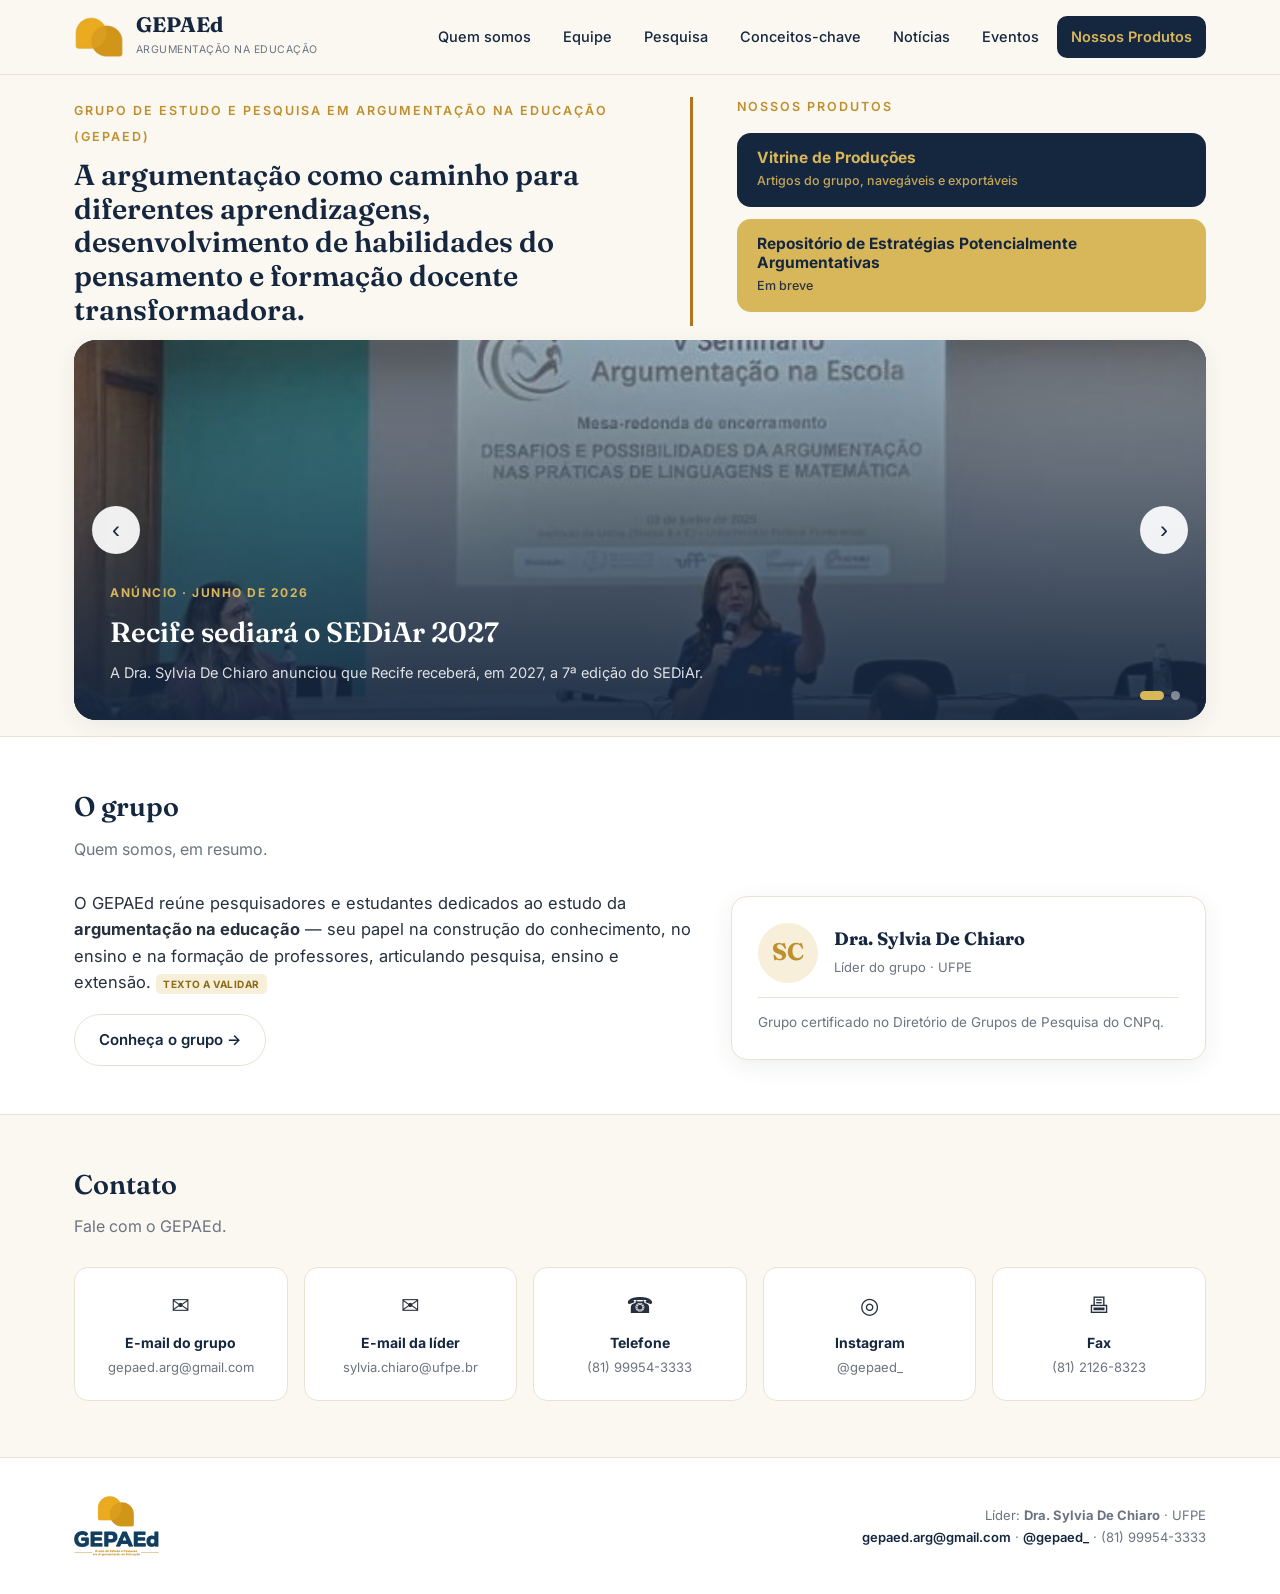
<file: index.html>
<!DOCTYPE html>
<html lang="pt-BR">
<head>
<meta charset="utf-8"><meta name="viewport" content="width=device-width, initial-scale=1">
<title>GEPAEd — Grupo de Estudo e Pesquisa em Argumentação na Educação</title>
<meta name="description" content="GEPAEd — Grupo de Estudo e Pesquisa em Argumentação na Educação. Pesquisa, ensino e extensão sobre a argumentação na construção do conhecimento e na formação docente.">
<meta property="og:type" content="website">
<meta property="og:title" content="GEPAEd — Grupo de Estudo e Pesquisa em Argumentação na Educação">
<meta property="og:description" content="GEPAEd — Grupo de Estudo e Pesquisa em Argumentação na Educação. Pesquisa, ensino e extensão sobre a argumentação na construção do conhecimento e na formação docente.">
<meta property="og:image" content="https://gabrielfortes-nees.github.io/gepaed-site/img/og.png">
<meta name="twitter:card" content="summary_large_image">
<link rel="icon" type="image/png" href="img/favicon.png">
<link rel="apple-touch-icon" href="img/apple-touch-icon.png">
<link rel="preconnect" href="https://fonts.googleapis.com"><link rel="preconnect" href="https://fonts.gstatic.com" crossorigin>
<link href="https://fonts.googleapis.com/css2?family=Fraunces:opsz,wght@9..144,500;9..144,600;9..144,700&family=Inter:wght@400;500;600;700&display=swap" rel="stylesheet">
<link rel="stylesheet" href="styles.css">
</head>
<body>
<div id="site-nav"></div>

<section class="band" style="padding:22px 0 8px"><div class="wrap hero-grid">
  <div class="hero-text">
    <span class="eyebrow">Grupo de Estudo e Pesquisa em Argumentação na Educação (GEPAEd)</span>
    <h2 style="font-size:clamp(20px,2.7vw,29px);margin-top:10px;max-width:32ch;line-height:1.16">A argumentação como caminho para diferentes aprendizagens, desenvolvimento de habilidades do pensamento e formação docente transformadora.</h2>
  </div>
  <aside class="produtos">
    <span class="prod-title">Nossos produtos</span>
    <a class="prodbtn azul js-vitrine" href="#" target="_blank" rel="noopener">
      <b>Vitrine de Produções</b><small>Artigos do grupo, navegáveis e exportáveis</small></a>
    <span class="prodbtn ouro soon" aria-disabled="true">
      <b>Repositório de Estratégias Potencialmente Argumentativas</b><small>Em breve</small></span>
  </aside>
</div></section>

<!-- CARROSSEL: fotos + notícias -->
<section class="band" style="padding:6px 0 16px"><div class="wrap">
  <div class="car" id="car"><div class="track" id="track"></div>
    <button class="nav prev" onclick="go(-1)" aria-label="anterior">‹</button>
    <button class="nav next" onclick="go(1)" aria-label="próximo">›</button>
    <div class="dots" id="dots"></div>
  </div>
</div></section>

<!-- INFORMAÇÕES DO GRUPO -->
<section class="band alt"><div class="wrap">
  <h2>O grupo</h2>
  <p class="sub">Quem somos, em resumo.</p>
  <div class="sobre">
    <div>
      <p style="color:var(--ink);font-size:16.5px">O GEPAEd reúne pesquisadores e estudantes dedicados ao estudo da <strong>argumentação na educação</strong> — seu papel na construção do conhecimento, no ensino e na formação de professores, articulando pesquisa, ensino e extensão. <span class="tag-ph">texto a validar</span></p>
      <p style="margin-top:18px"><a class="btn s" href="quem-somos.html">Conheça o grupo →</a></p>
    </div>
    <div class="lider">
      <div class="who"><div class="av">SC</div><div><h3>Dra. Sylvia De Chiaro</h3><span>Líder do grupo · UFPE</span></div></div>
      <p style="color:var(--muted);font-size:13.5px;margin-top:14px;border-top:1px solid var(--line);padding-top:14px">Grupo certificado no Diretório de Grupos de Pesquisa do CNPq.</p>
    </div>
  </div>
</div></section>

<!-- CONTATO -->
<section class="band"><div class="wrap">
  <h2>Contato</h2>
  <p class="sub">Fale com o GEPAEd.</p>
  <div class="contato">
    <a class="cbox" href="mailto:gepaed.arg@gmail.com"><div class="ic">✉</div><b>E-mail do grupo</b><span>gepaed.arg@gmail.com</span></a>
    <a class="cbox" href="mailto:sylvia.chiaro@ufpe.br"><div class="ic">✉</div><b>E-mail da líder</b><span>sylvia.chiaro@ufpe.br</span></a>
    <a class="cbox" href="tel:+5581999543333"><div class="ic">☎</div><b>Telefone</b><span>(81) 99954-3333</span></a>
    <a class="cbox" href="https://instagram.com/gepaed_" target="_blank" rel="noopener"><div class="ic">◎</div><b>Instagram</b><span>@gepaed_</span></a>
    <div class="cbox"><div class="ic">🖶</div><b>Fax</b><span>(81) 2126-8323</span></div>
  </div>
</div></section>

<div id="site-footer"></div>
<script src="noticias.js"></script>
<script src="common.js"></script>
<script>
const cor=window.GEPAED_CAT_COR||{};
const track=document.getElementById('track');
track.innerHTML=(window.GEPAED_NOTICIAS||[]).map(nt=>{
  const bg=nt.capa
    ? `linear-gradient(to top,rgba(21,38,63,.92),rgba(21,38,63,.25)),url('${nt.capa}') ${nt.capaPos||'center'}/cover`
    : (cor[nt.categoria]||cor.default);
  return `<a class="slide" href="noticia.html?id=${nt.id}">
    <div class="ph" style="background:${bg}"></div>
    <div class="cap"><small>${nt.categoria||'Notícia'} · ${nt.dataLabel||''}</small><b>${nt.titulo}</b><em>${nt.resumo||''}</em></div></a>`;
}).join("");
const n=track.children.length,dots=document.getElementById('dots');let cur=0;
for(let i=0;i<n;i++){const d=document.createElement('button');d.className='dot'+(i?'':' on');d.onclick=(e)=>{e.preventDefault();set(i);};dots.appendChild(d);}
function set(i){cur=(i+n)%n;track.style.transform=`translateX(-${cur*100}%)`;[...dots.children].forEach((d,j)=>d.classList.toggle('on',j===cur));}
function go(d){set(cur+d);}
let t=n>1?setInterval(()=>go(1),5000):null;
const c=document.getElementById('car');
c.addEventListener('mouseenter',()=>clearInterval(t));
c.addEventListener('mouseleave',()=>{if(n>1)t=setInterval(()=>go(1),5000);});
let sx=0;
track.addEventListener('touchstart',e=>sx=e.touches[0].clientX,{passive:true});
track.addEventListener('touchend',e=>{const dx=e.changedTouches[0].clientX-sx;if(Math.abs(dx)>40)go(dx<0?1:-1);},{passive:true});
</script>
</body>
</html>
</file>
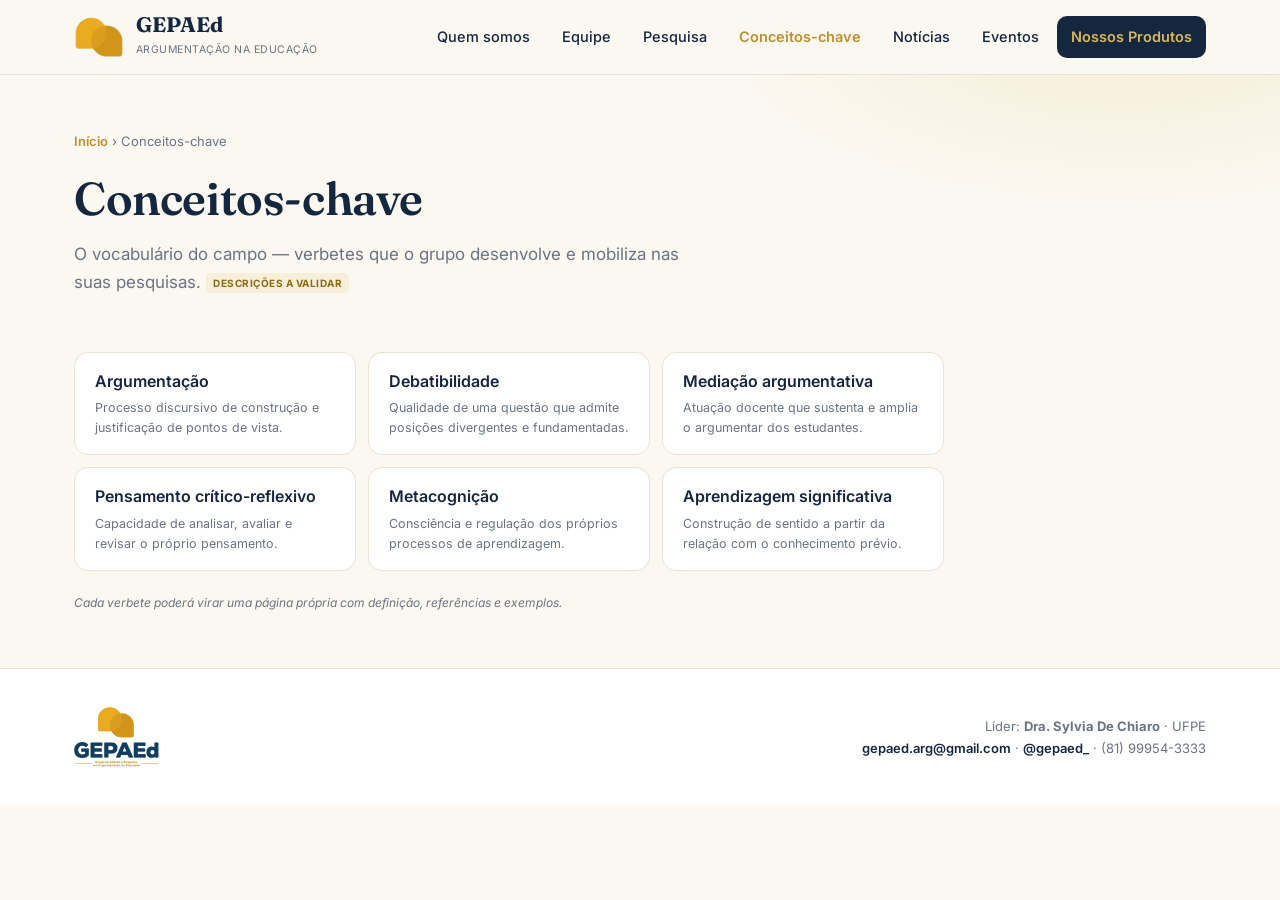
<file: conceitos-chave.html>
<!DOCTYPE html>
<html lang="pt-BR">
<head>
<meta charset="utf-8"><meta name="viewport" content="width=device-width, initial-scale=1">
<title>Conceitos-chave · GEPAEd</title>
<meta name="description" content="Conceitos-chave do campo da argumentação na educação estudados pelo GEPAEd.">
<meta property="og:type" content="website">
<meta property="og:title" content="Conceitos-chave · GEPAEd">
<meta property="og:description" content="Conceitos-chave do campo da argumentação na educação estudados pelo GEPAEd.">
<meta property="og:image" content="https://gabrielfortes-nees.github.io/gepaed-site/img/og.png">
<meta name="twitter:card" content="summary_large_image">
<link rel="icon" type="image/png" href="img/favicon.png">
<link rel="apple-touch-icon" href="img/apple-touch-icon.png">
<link rel="preconnect" href="https://fonts.googleapis.com"><link rel="preconnect" href="https://fonts.gstatic.com" crossorigin>
<link href="https://fonts.googleapis.com/css2?family=Fraunces:opsz,wght@9..144,500;9..144,600;9..144,700&family=Inter:wght@400;500;600;700&display=swap" rel="stylesheet">
<link rel="stylesheet" href="styles.css">
</head>
<body>
<div id="site-nav"></div>

<section class="phead"><div class="wrap">
  <div class="crumb"><a href="index.html">Início</a> › Conceitos-chave</div>
  <h1>Conceitos-chave</h1>
  <p>O vocabulário do campo — verbetes que o grupo desenvolve e mobiliza nas suas pesquisas. <span class="tag-ph">descrições a validar</span></p>
</div></section>

<section class="band"><div class="wrap">
  <div class="kchips">
    <div class="kchip">Argumentação<small>Processo discursivo de construção e justificação de pontos de vista.</small></div>
    <div class="kchip">Debatibilidade<small>Qualidade de uma questão que admite posições divergentes e fundamentadas.</small></div>
    <div class="kchip">Mediação argumentativa<small>Atuação docente que sustenta e amplia o argumentar dos estudantes.</small></div>
    <div class="kchip">Pensamento crítico-reflexivo<small>Capacidade de analisar, avaliar e revisar o próprio pensamento.</small></div>
    <div class="kchip">Metacognição<small>Consciência e regulação dos próprios processos de aprendizagem.</small></div>
    <div class="kchip">Aprendizagem significativa<small>Construção de sentido a partir da relação com o conhecimento prévio.</small></div>
  </div>
  <p class="ph-note" style="text-align:left;margin-top:22px">Cada verbete poderá virar uma página própria com definição, referências e exemplos.</p>
</div></section>

<div id="site-footer"></div>
<script src="common.js"></script>
</body>
</html>
</file>
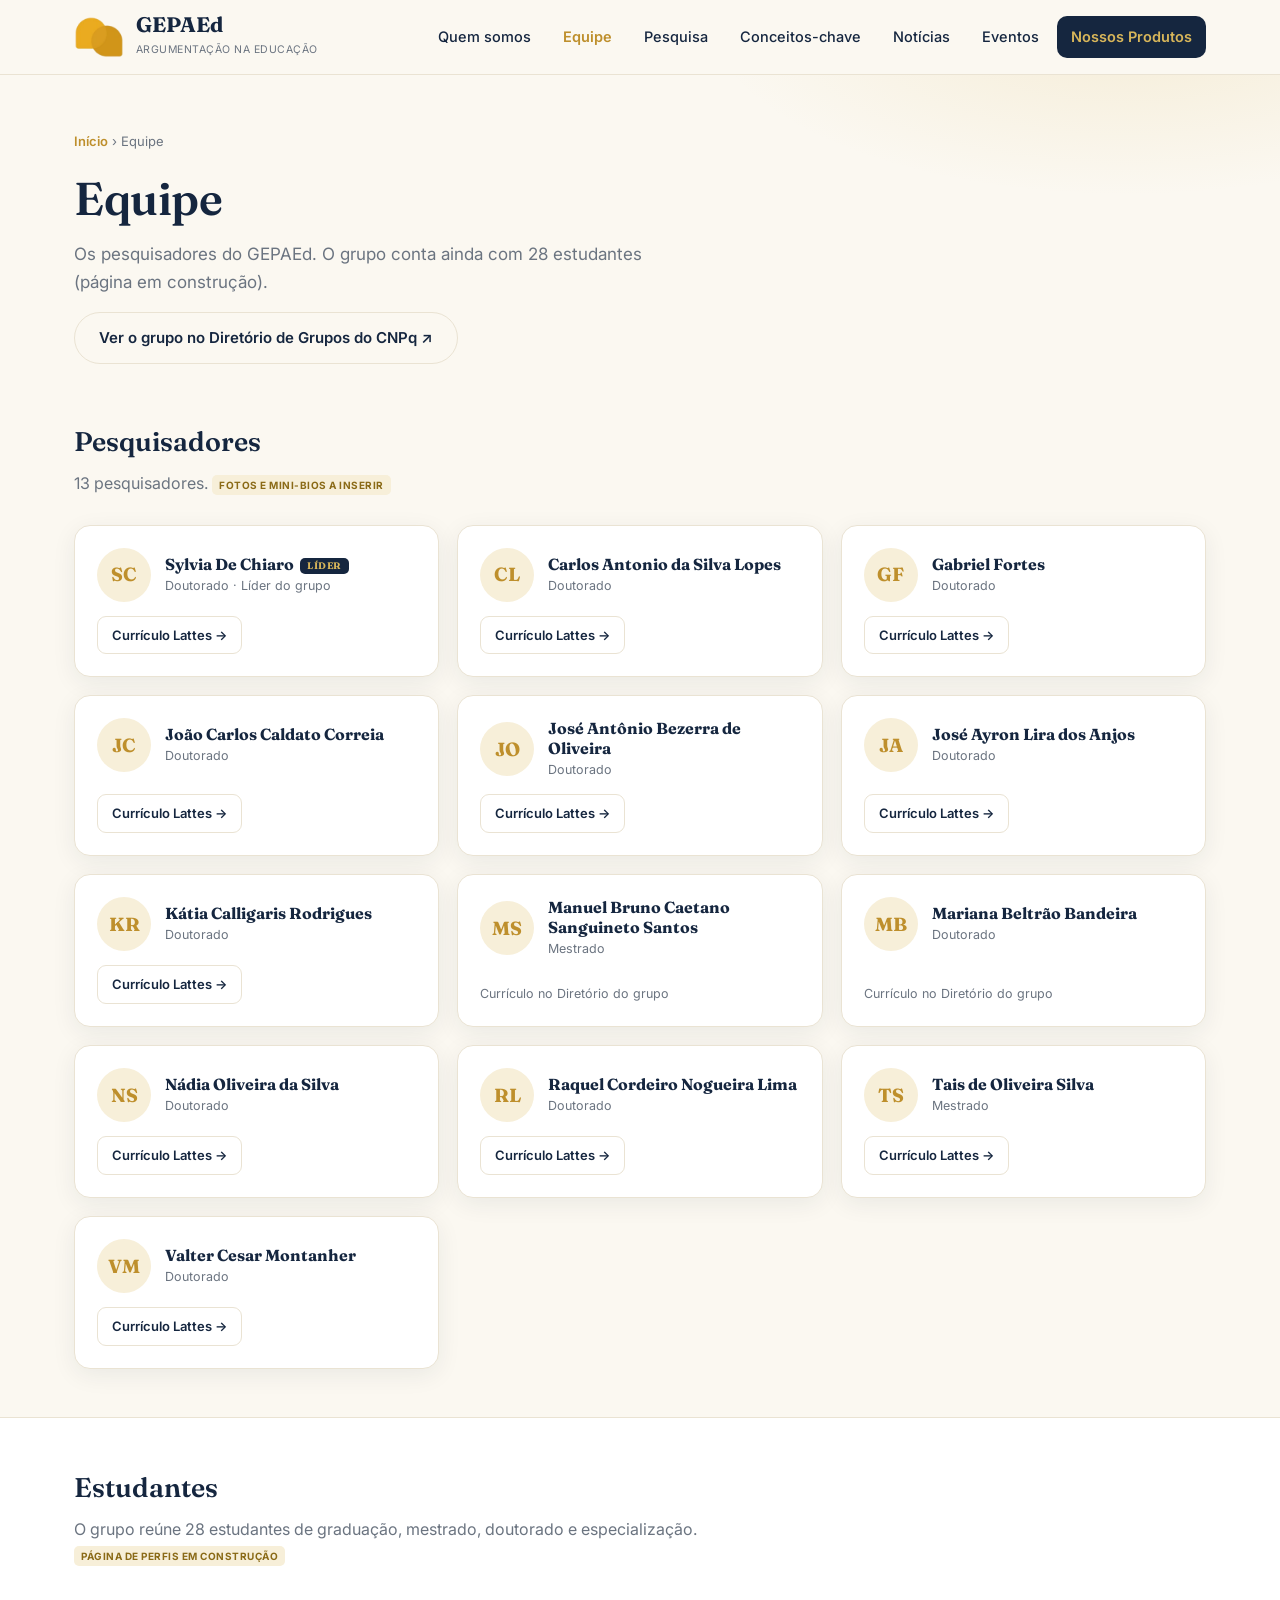
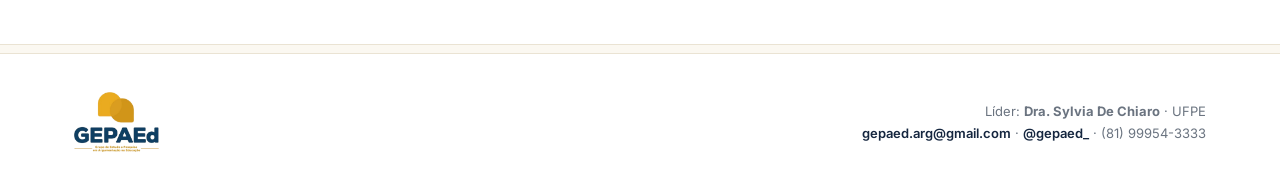
<file: equipe.html>
<!DOCTYPE html>
<html lang="pt-BR">
<head>
<meta charset="utf-8"><meta name="viewport" content="width=device-width, initial-scale=1">
<title>Equipe · GEPAEd</title>
<meta name="description" content="Pesquisadores e estudantes do GEPAEd, sob liderança da Dra. Sylvia De Chiaro (UFPE).">
<meta property="og:type" content="website">
<meta property="og:title" content="Equipe · GEPAEd">
<meta property="og:description" content="Pesquisadores e estudantes do GEPAEd, sob liderança da Dra. Sylvia De Chiaro (UFPE).">
<meta property="og:image" content="https://gabrielfortes-nees.github.io/gepaed-site/img/og.png">
<meta name="twitter:card" content="summary_large_image">
<link rel="icon" type="image/png" href="img/favicon.png">
<link rel="apple-touch-icon" href="img/apple-touch-icon.png">
<link rel="preconnect" href="https://fonts.googleapis.com"><link rel="preconnect" href="https://fonts.gstatic.com" crossorigin>
<link href="https://fonts.googleapis.com/css2?family=Fraunces:opsz,wght@9..144,500;9..144,600;9..144,700&family=Inter:wght@400;500;600;700&display=swap" rel="stylesheet">
<link rel="stylesheet" href="styles.css">
</head>
<body>
<div id="site-nav"></div>

<section class="phead"><div class="wrap">
  <div class="crumb"><a href="index.html">Início</a> › Equipe</div>
  <h1>Equipe</h1>
  <p>Os pesquisadores do GEPAEd. O grupo conta ainda com 28 estudantes (página em construção).</p>
  <p style="margin-top:16px"><a class="btn s" href="http://dgp.cnpq.br/dgp/espelhogrupo/4151883447617984" target="_blank" rel="noopener">Ver o grupo no Diretório de Grupos do CNPq ↗</a></p>
</div></section>

<section class="band"><div class="wrap">
  <h2>Pesquisadores</h2>
  <p class="sub">13 pesquisadores. <span class="tag-ph">fotos e mini-bios a inserir</span></p>
  <div class="members" id="members"></div>
</div></section>

<section class="band alt"><div class="wrap">
  <h2>Estudantes</h2>
  <p class="sub">O grupo reúne 28 estudantes de graduação, mestrado, doutorado e especialização. <span class="tag-ph">página de perfis em construção</span></p>
</div></section>

<div id="site-footer"></div>
<script src="common.js"></script>
<script>
const MEMBROS=[
 {n:"Sylvia De Chiaro",t:"Doutorado · Líder do grupo",id:"6679679566313969",lider:true},
 {n:"Carlos Antonio da Silva Lopes",t:"Doutorado",id:"3670289165839623"},
 {n:"Gabriel Fortes",t:"Doutorado",id:"8088699346664430"},
 {n:"João Carlos Caldato Correia",t:"Doutorado",id:"4361774411815350"},
 {n:"José Antônio Bezerra de Oliveira",t:"Doutorado",id:"7503250496205583"},
 {n:"José Ayron Lira dos Anjos",t:"Doutorado",id:"4904671337447452"},
 {n:"Kátia Calligaris Rodrigues",t:"Doutorado",id:"1602311954880488"},
 {n:"Manuel Bruno Caetano Sanguineto Santos",t:"Mestrado",id:""},
 {n:"Mariana Beltrão Bandeira",t:"Doutorado",id:""},
 {n:"Nádia Oliveira da Silva",t:"Doutorado",id:"7615905356054842"},
 {n:"Raquel Cordeiro Nogueira Lima",t:"Doutorado",id:"5120162954027781"},
 {n:"Tais de Oliveira Silva",t:"Mestrado",id:"9012325620040563"},
 {n:"Valter Cesar Montanher",t:"Doutorado",id:"6814573530007964"}
];
const ini=n=>{const w=n.trim().split(/\s+/);return (w[0][0]+w[w.length-1][0]).toUpperCase();};
document.getElementById('members').innerHTML=MEMBROS.map(m=>`
 <div class="member">
   <div class="who"><div class="av">${ini(m.n)}</div>
     <div><h3>${m.n}${m.lider?'<span class="badge">Líder</span>':''}</h3><div class="role">${m.t}</div></div></div>
   ${m.id?`<a class="lat" href="https://lattes.cnpq.br/${m.id}" target="_blank" rel="noopener">Currículo Lattes →</a>`
         :`<span class="nolat">Currículo no Diretório do grupo</span>`}
 </div>`).join('');
</script>
</body>
</html>
</file>
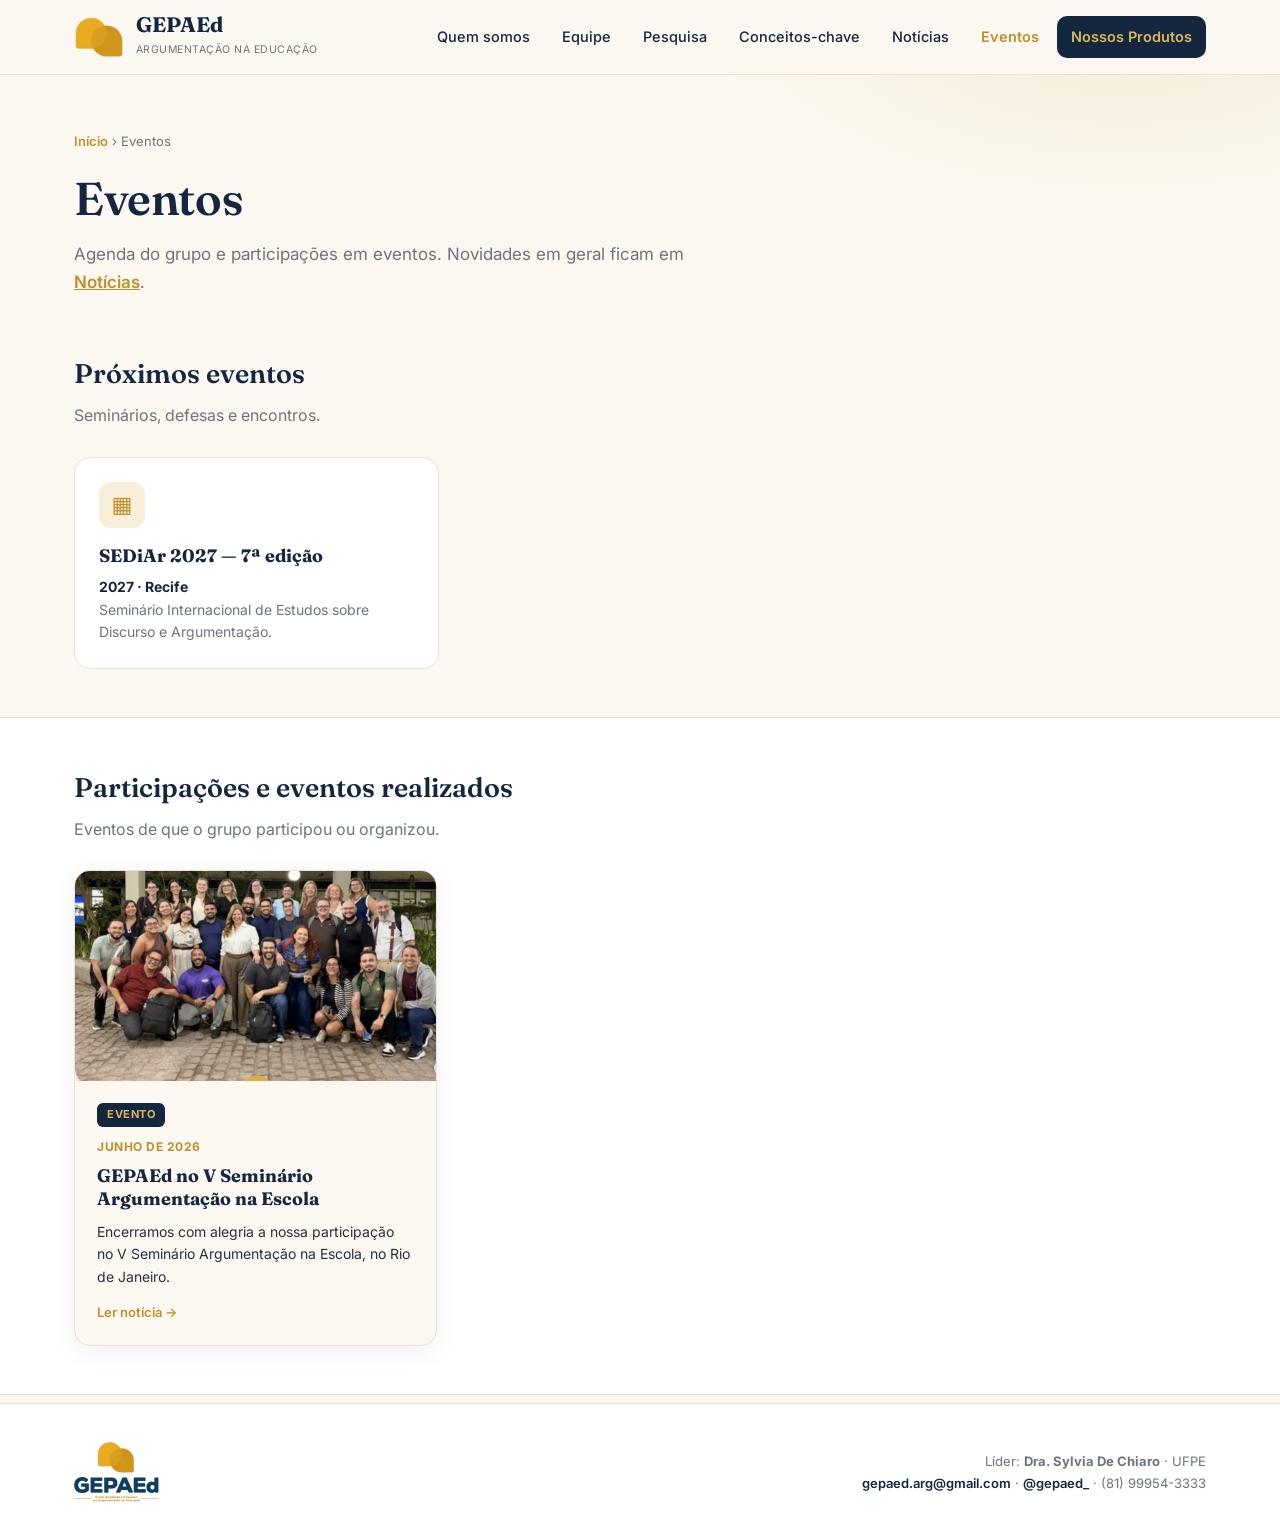
<file: eventos.html>
<!DOCTYPE html>
<html lang="pt-BR">
<head>
<meta charset="utf-8"><meta name="viewport" content="width=device-width, initial-scale=1">
<title>Eventos · GEPAEd</title>
<meta name="description" content="Agenda de eventos e participações do GEPAEd.">
<meta property="og:type" content="website">
<meta property="og:title" content="Eventos · GEPAEd">
<meta property="og:description" content="Agenda de eventos e participações do GEPAEd.">
<meta property="og:image" content="https://gabrielfortes-nees.github.io/gepaed-site/img/og.png">
<meta name="twitter:card" content="summary_large_image">
<link rel="icon" type="image/png" href="img/favicon.png">
<link rel="apple-touch-icon" href="img/apple-touch-icon.png">
<link rel="preconnect" href="https://fonts.googleapis.com"><link rel="preconnect" href="https://fonts.gstatic.com" crossorigin>
<link href="https://fonts.googleapis.com/css2?family=Fraunces:opsz,wght@9..144,500;9..144,600;9..144,700&family=Inter:wght@400;500;600;700&display=swap" rel="stylesheet">
<link rel="stylesheet" href="styles.css">
</head>
<body>
<div id="site-nav"></div>

<section class="phead"><div class="wrap">
  <div class="crumb"><a href="index.html">Início</a> › Eventos</div>
  <h1>Eventos</h1>
  <p>Agenda do grupo e participações em eventos. Novidades em geral ficam em <a href="noticias.html" style="color:var(--gold);font-weight:600">Notícias</a>.</p>
</div></section>

<section class="band"><div class="wrap">
  <h2>Próximos eventos</h2>
  <p class="sub">Seminários, defesas e encontros.</p>
  <div class="grid g3" id="agenda"></div>
</div></section>

<section class="band alt"><div class="wrap">
  <h2>Participações e eventos realizados</h2>
  <p class="sub">Eventos de que o grupo participou ou organizou.</p>
  <div class="newsgrid" id="realizados"></div>
</div></section>

<div id="site-footer"></div>
<script src="noticias.js"></script>
<script src="common.js"></script>
<script>
const cor=window.GEPAED_CAT_COR||{};
// próximos eventos (agenda)
const ag=window.GEPAED_AGENDA||[];
document.getElementById('agenda').innerHTML = ag.length
  ? ag.map(e=>`<a class="card link" href="${e.link||'#'}"><div class="ic">▦</div><h3>${e.titulo}</h3>
      <p><strong style="color:var(--navy)">${e.dataLabel}</strong><br>${e.descricao||''}</p></a>`).join("")
  : `<div class="card"><div class="ic">▦</div><h3>Em breve</h3><p>Os próximos eventos aparecerão aqui.</p></div>`;
// eventos realizados (notícias marcadas como evento)
const cap=n=>n.capa?`background-image:url('${n.capa}');background-position:${n.capaPos||'center'};background-size:cover`:`background:${cor[n.categoria]||cor.default}`;
const evs=(window.GEPAED_NOTICIAS||[]).filter(n=>n.evento);
document.getElementById('realizados').innerHTML = evs.length
  ? evs.map(n=>`<a class="newscard" href="noticia.html?id=${n.id}">
      <div class="img" style="${cap(n)}"></div>
      <div class="body"><span class="catbadge">${n.categoria}</span><div class="date">${n.dataLabel||''}</div>
        <h3>${n.titulo}</h3><p>${n.resumo||''}</p>
        <div class="links"><span style="color:var(--gold);font-weight:600;font-size:13px">Ler notícia →</span></div></div></a>`).join("")
  : `<div class="card"><p style="color:var(--muted)">Sem registros ainda.</p></div>`;
</script>
</body>
</html>
</file>
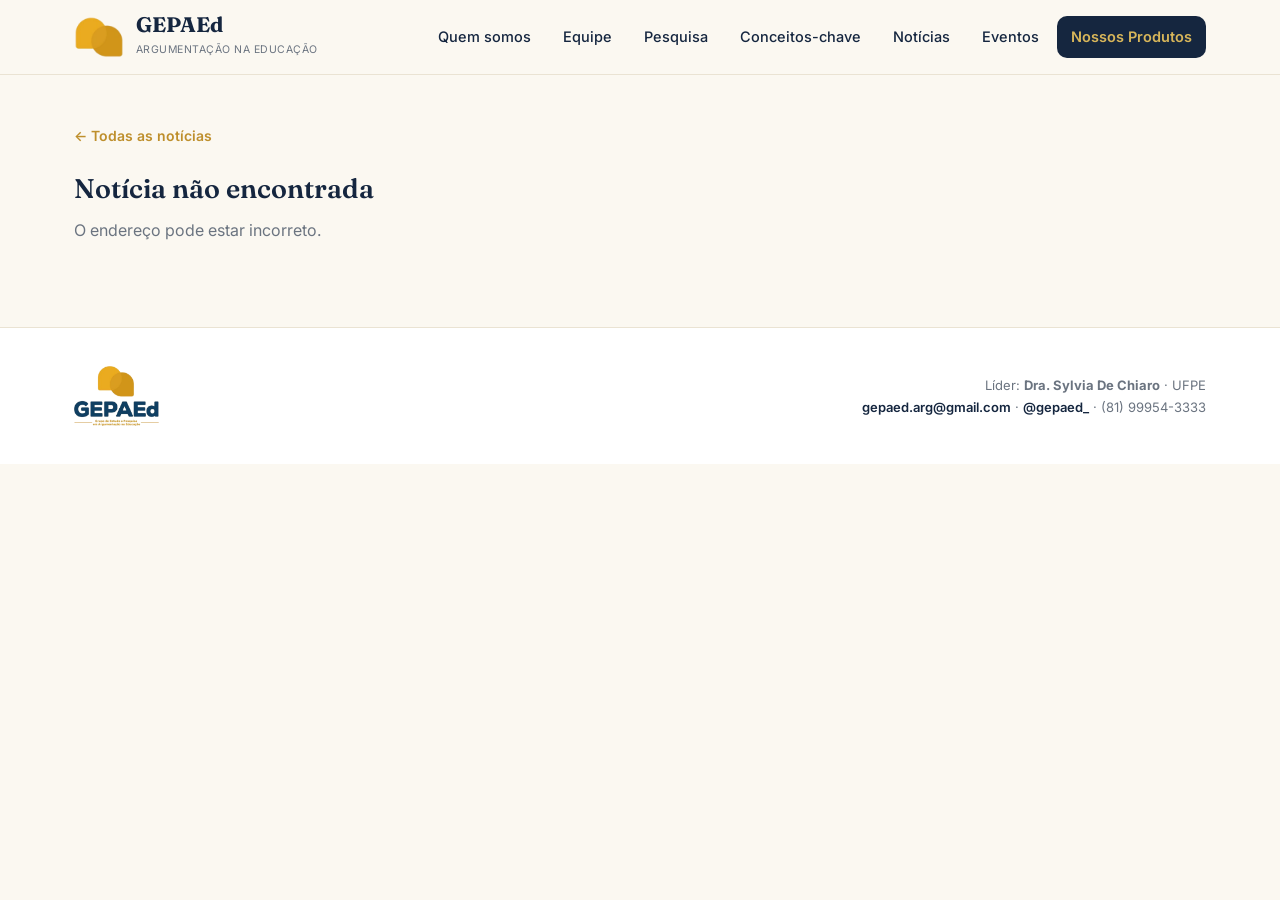
<file: noticia.html>
<!DOCTYPE html>
<html lang="pt-BR">
<head>
<meta charset="utf-8"><meta name="viewport" content="width=device-width, initial-scale=1">
<title>Notícia · GEPAEd</title>
<meta name="description" content="Notícia do GEPAEd — Grupo de Estudo e Pesquisa em Argumentação na Educação.">
<meta property="og:type" content="website">
<meta property="og:title" content="Notícia · GEPAEd">
<meta property="og:description" content="Notícia do GEPAEd — Grupo de Estudo e Pesquisa em Argumentação na Educação.">
<meta property="og:image" content="https://gabrielfortes-nees.github.io/gepaed-site/img/og.png">
<meta name="twitter:card" content="summary_large_image">
<link rel="icon" type="image/png" href="img/favicon.png">
<link rel="apple-touch-icon" href="img/apple-touch-icon.png">
<link rel="preconnect" href="https://fonts.googleapis.com"><link rel="preconnect" href="https://fonts.gstatic.com" crossorigin>
<link href="https://fonts.googleapis.com/css2?family=Fraunces:opsz,wght@9..144,500;9..144,600;9..144,700&family=Inter:wght@400;500;600;700&display=swap" rel="stylesheet">
<link rel="stylesheet" href="styles.css">
</head>
<body>
<div id="site-nav"></div>
<main id="art"></main>
<div id="site-footer"></div>

<script src="noticias.js"></script>
<script src="common.js"></script>
<script>
const params = new URLSearchParams(location.search);
const id = params.get("id");
const n = (window.GEPAED_NOTICIAS||[]).find(x=>x.id===id);
const cor = (window.GEPAED_CAT_COR||{});
const el = document.getElementById("art");

if(!n){
  document.title = "Notícia não encontrada · GEPAEd";
  el.innerHTML = `<section class="band"><div class="wrap"><a class="backlink" href="noticias.html">← Todas as notícias</a>
    <h2 style="margin-top:18px">Notícia não encontrada</h2><p class="sub">O endereço pode estar incorreto.</p></div></section>`;
} else {
  document.title = n.titulo + " · GEPAEd";
  const heroBg = `background:${cor[n.categoria]||cor.default}`;
  const meta = [n.dataLabel, n.local].filter(Boolean).join(" · ");
  const corpo = (n.corpo||[]).map(p=>`<p>${p}</p>`).join("");
  const embed = n.embedInstagram
    ? `<div class="ig"><blockquote class="instagram-media" data-instgrm-permalink="${n.embedInstagram}?utm_source=ig_embed" data-instgrm-version="14" style="max-width:540px;width:100%;margin:0 auto;border:0"></blockquote></div>`
    : "";
  const links = (n.links&&n.links.length)
    ? `<div class="linksrow">${n.links.map(l=>`<a class="btn s" href="${l.u}" target="_blank" rel="noopener">${l.t} ↗</a>`).join("")}</div>`
    : "";
  el.innerHTML = `
    <section class="nhero" style="${heroBg}"><div class="inner">
      <a class="backlink" style="color:var(--gold-2)" href="noticias.html">← Notícias</a>
      <div style="margin-top:14px"><span class="catbadge">${n.categoria||'Notícia'}</span></div>
      <h1>${n.titulo}</h1>
      <div class="meta">${meta}</div>
    </div></section>
    <article class="nbody">
      ${n.capa ? (n.capaModo==='crop'
        ? `<div class="ncapa crop" style="background-image:url('${n.capa}');background-position:${n.capaPos||'center'}"></div>`
        : `<img class="ncapa" src="${n.capa}" alt="${n.titulo}">`) : ''}
      ${corpo}
      ${embed}
      ${links}
      <p style="margin-top:30px"><a class="backlink" href="noticias.html">← Voltar para Notícias</a></p>
    </article>`;
  if(n.embedInstagram){
    const s=document.createElement("script");s.async=true;s.src="https://www.instagram.com/embed.js";document.body.appendChild(s);
  }
}
</script>
</body>
</html>
</file>
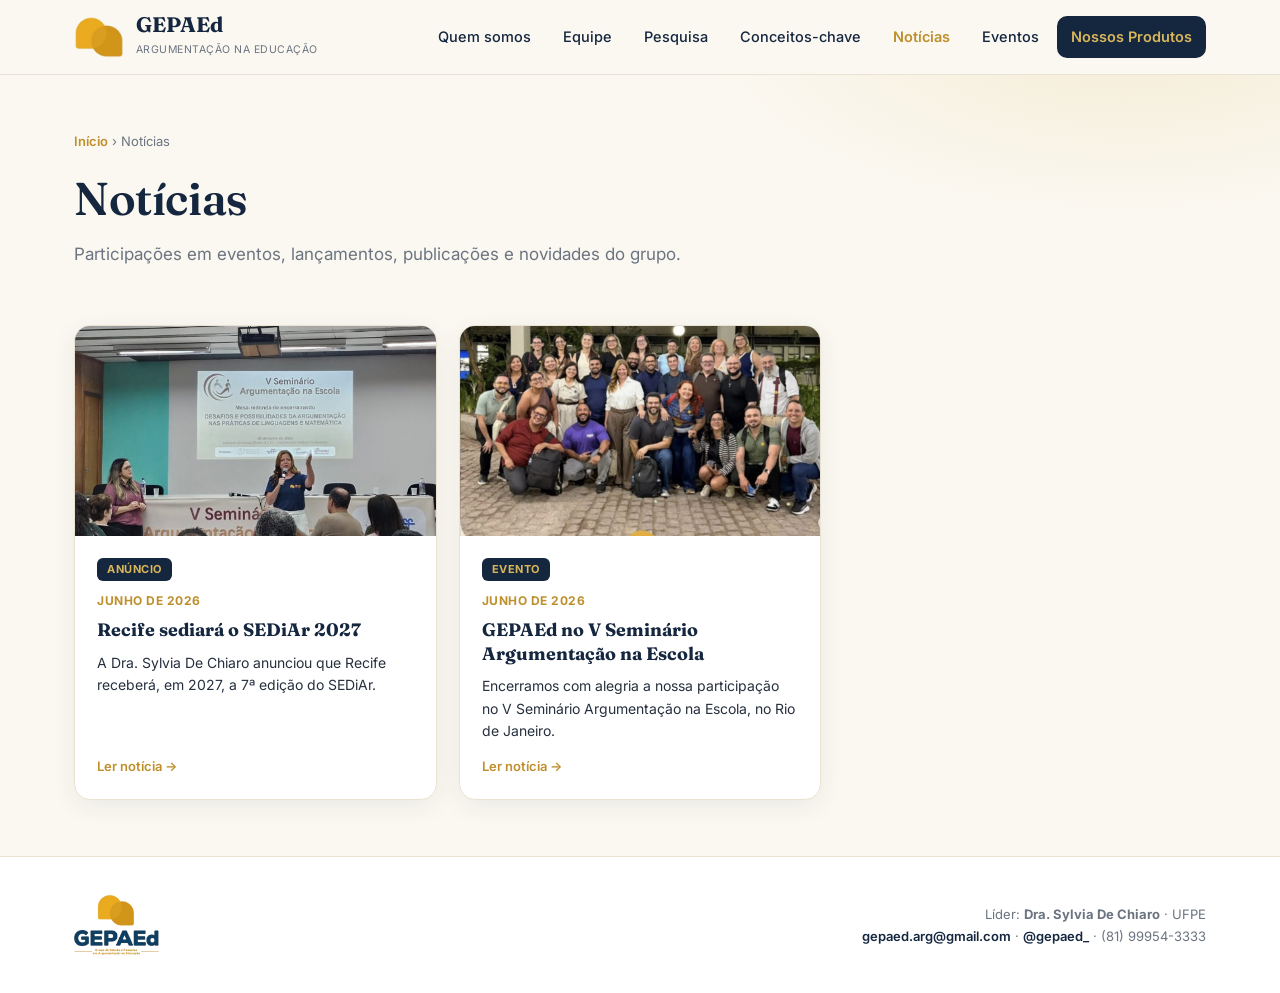
<file: noticias.html>
<!DOCTYPE html>
<html lang="pt-BR">
<head>
<meta charset="utf-8"><meta name="viewport" content="width=device-width, initial-scale=1">
<title>Notícias · GEPAEd</title>
<meta name="description" content="Notícias, participações em eventos e novidades do GEPAEd.">
<meta property="og:type" content="website">
<meta property="og:title" content="Notícias · GEPAEd">
<meta property="og:description" content="Notícias, participações em eventos e novidades do GEPAEd.">
<meta property="og:image" content="https://gabrielfortes-nees.github.io/gepaed-site/img/og.png">
<meta name="twitter:card" content="summary_large_image">
<link rel="icon" type="image/png" href="img/favicon.png">
<link rel="apple-touch-icon" href="img/apple-touch-icon.png">
<link rel="preconnect" href="https://fonts.googleapis.com"><link rel="preconnect" href="https://fonts.gstatic.com" crossorigin>
<link href="https://fonts.googleapis.com/css2?family=Fraunces:opsz,wght@9..144,500;9..144,600;9..144,700&family=Inter:wght@400;500;600;700&display=swap" rel="stylesheet">
<link rel="stylesheet" href="styles.css">
</head>
<body>
<div id="site-nav"></div>

<section class="phead"><div class="wrap">
  <div class="crumb"><a href="index.html">Início</a> › Notícias</div>
  <h1>Notícias</h1>
  <p>Participações em eventos, lançamentos, publicações e novidades do grupo.</p>
</div></section>

<section class="band"><div class="wrap">
  <div class="newsgrid" id="lista"></div>
</div></section>

<div id="site-footer"></div>
<script src="noticias.js"></script>
<script src="common.js"></script>
<script>
const cor=window.GEPAED_CAT_COR||{};
const cap=n=>n.capa
  ? `background-image:url('${n.capa}');background-position:${n.capaPos||'center'};background-size:cover`
  : `background:${cor[n.categoria]||cor.default}`;
document.getElementById("lista").innerHTML=(window.GEPAED_NOTICIAS||[]).map(n=>`
  <a class="newscard" href="noticia.html?id=${n.id}">
    <div class="img" style="${cap(n)}"></div>
    <div class="body">
      <span class="catbadge">${n.categoria||'Notícia'}</span>
      <div class="date">${n.dataLabel||''}</div>
      <h3>${n.titulo}</h3>
      <p>${n.resumo||''}</p>
      <div class="links"><span style="color:var(--gold);font-weight:600;font-size:13px">Ler notícia →</span></div>
    </div>
  </a>`).join("");
</script>
</body>
</html>
</file>
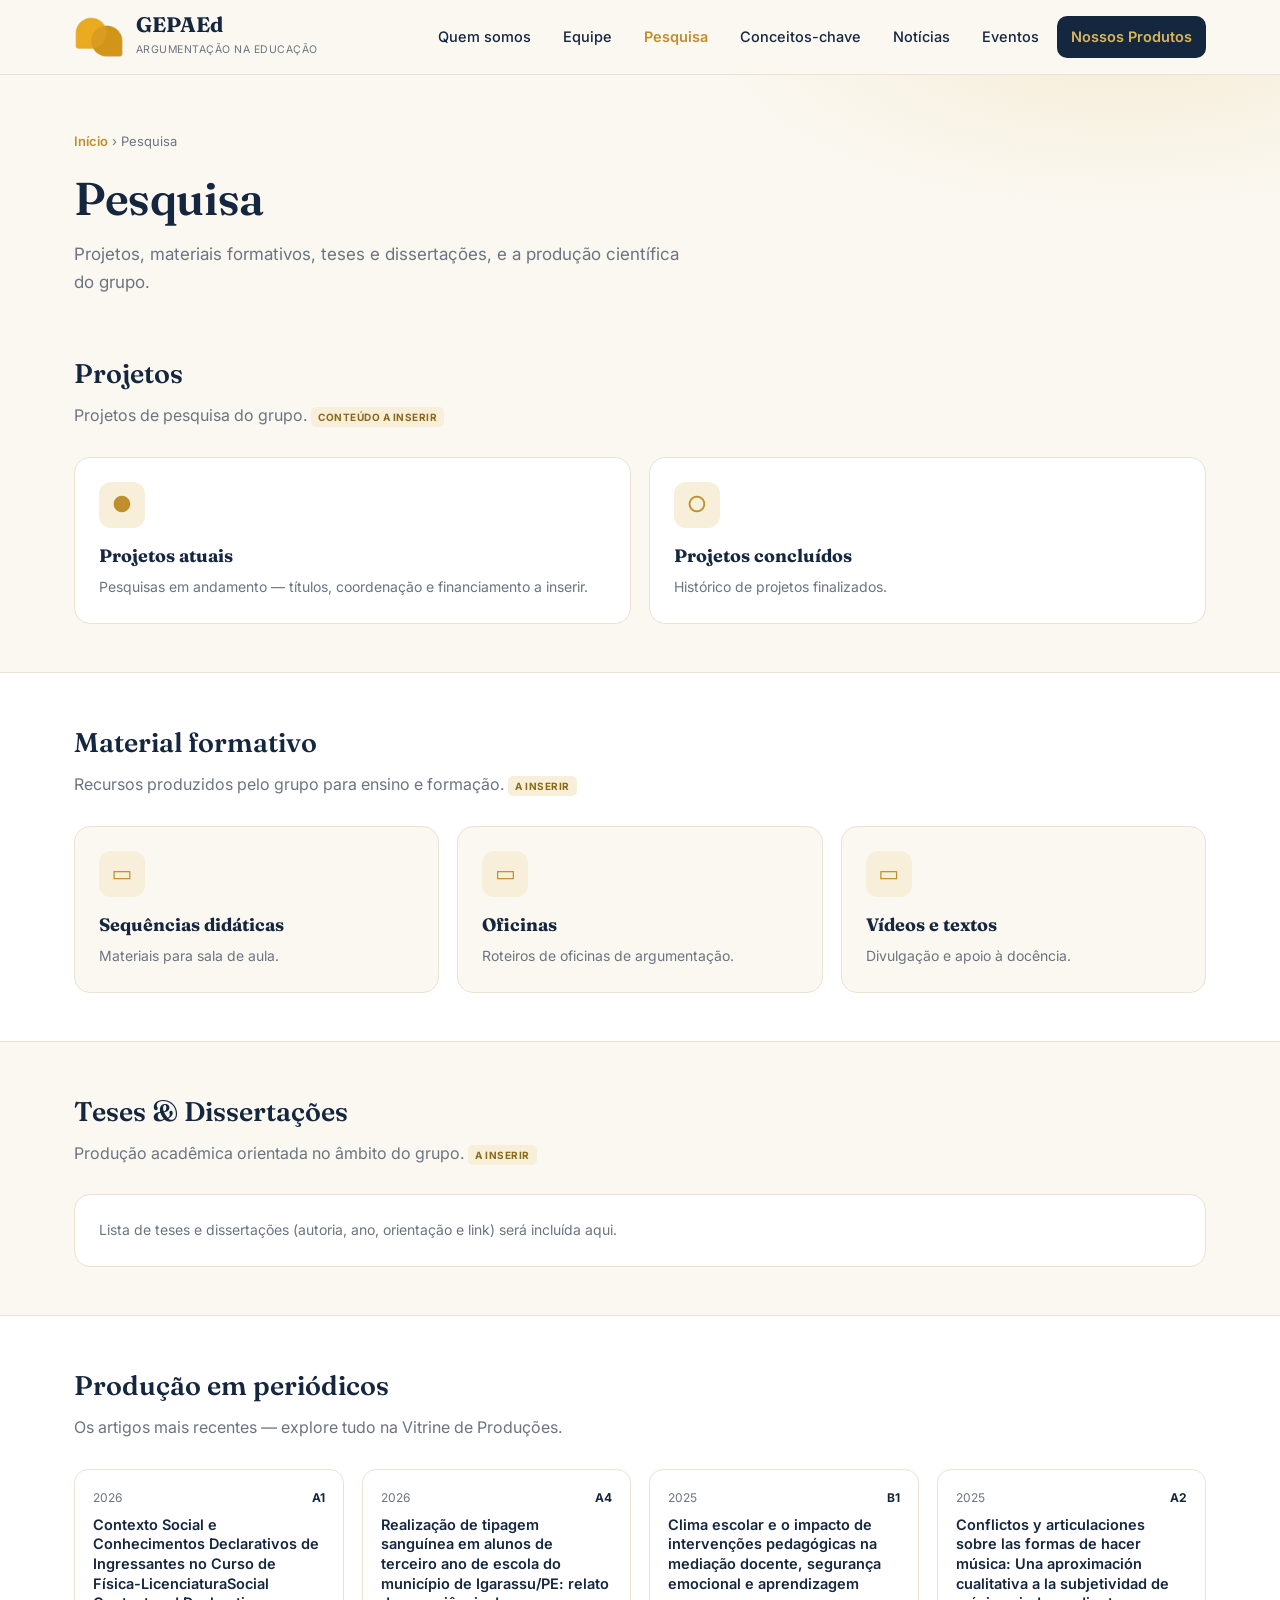
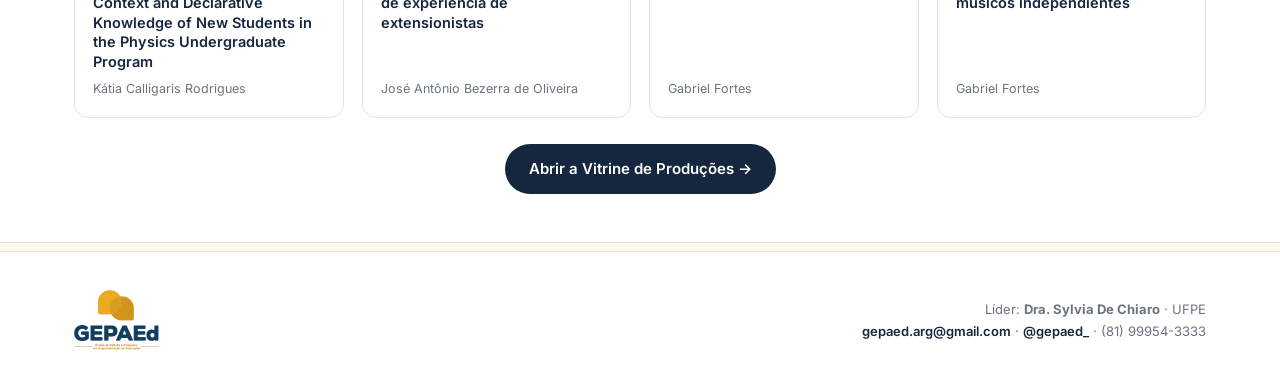
<file: pesquisa.html>
<!DOCTYPE html>
<html lang="pt-BR">
<head>
<meta charset="utf-8"><meta name="viewport" content="width=device-width, initial-scale=1">
<title>Pesquisa · GEPAEd</title>
<meta name="description" content="Projetos, material formativo, teses e dissertações e produção científica do GEPAEd.">
<meta property="og:type" content="website">
<meta property="og:title" content="Pesquisa · GEPAEd">
<meta property="og:description" content="Projetos, material formativo, teses e dissertações e produção científica do GEPAEd.">
<meta property="og:image" content="https://gabrielfortes-nees.github.io/gepaed-site/img/og.png">
<meta name="twitter:card" content="summary_large_image">
<link rel="icon" type="image/png" href="img/favicon.png">
<link rel="apple-touch-icon" href="img/apple-touch-icon.png">
<link rel="preconnect" href="https://fonts.googleapis.com"><link rel="preconnect" href="https://fonts.gstatic.com" crossorigin>
<link href="https://fonts.googleapis.com/css2?family=Fraunces:opsz,wght@9..144,500;9..144,600;9..144,700&family=Inter:wght@400;500;600;700&display=swap" rel="stylesheet">
<link rel="stylesheet" href="styles.css">
</head>
<body>
<div id="site-nav"></div>

<section class="phead"><div class="wrap">
  <div class="crumb"><a href="index.html">Início</a> › Pesquisa</div>
  <h1>Pesquisa</h1>
  <p>Projetos, materiais formativos, teses e dissertações, e a produção científica do grupo.</p>
</div></section>

<section class="band"><div class="wrap">
  <h2>Projetos</h2>
  <p class="sub">Projetos de pesquisa do grupo. <span class="tag-ph">conteúdo a inserir</span></p>
  <div class="grid g2">
    <div class="card"><div class="ic">●</div><h3>Projetos atuais</h3><p>Pesquisas em andamento — títulos, coordenação e financiamento a inserir.</p></div>
    <div class="card"><div class="ic">○</div><h3>Projetos concluídos</h3><p>Histórico de projetos finalizados.</p></div>
  </div>
</div></section>

<section class="band alt"><div class="wrap">
  <h2>Material formativo</h2>
  <p class="sub">Recursos produzidos pelo grupo para ensino e formação. <span class="tag-ph">a inserir</span></p>
  <div class="grid g3">
    <div class="card"><div class="ic">▭</div><h3>Sequências didáticas</h3><p>Materiais para sala de aula.</p></div>
    <div class="card"><div class="ic">▭</div><h3>Oficinas</h3><p>Roteiros de oficinas de argumentação.</p></div>
    <div class="card"><div class="ic">▭</div><h3>Vídeos e textos</h3><p>Divulgação e apoio à docência.</p></div>
  </div>
</div></section>

<section class="band"><div class="wrap">
  <h2>Teses & Dissertações</h2>
  <p class="sub">Produção acadêmica orientada no âmbito do grupo. <span class="tag-ph">a inserir</span></p>
  <div class="card"><p style="color:var(--muted)">Lista de teses e dissertações (autoria, ano, orientação e link) será incluída aqui.</p></div>
</div></section>

<section class="band alt"><div class="wrap">
  <h2>Produção em periódicos</h2>
  <p class="sub">Os artigos mais recentes — explore tudo na Vitrine de Produções.</p>
  <div class="grid g4" id="pubs"></div>
  <div class="center" style="margin-top:26px"><a class="btn p js-vitrine" href="#" target="_blank" rel="noopener">Abrir a Vitrine de Produções →</a></div>
</div></section>

<div id="site-footer"></div>
<script src="data.js"></script>
<script src="common.js"></script>
<script>
const A=window.GEPAED_ARTIGOS||[];const arr=x=>x==null?[]:Array.isArray(x)?x:[x];
document.getElementById('pubs').innerHTML=A.slice().sort((a,b)=>b.ano-a.ano).slice(0,4).map(a=>{
 const au=arr(a.autores);return `<a class="pub" href="${a.link||'#'}" target="_blank" rel="noopener">
  <div class="top"><span>${a.ano}</span><span class="q">${a.qualis||''}</span></div>
  <h4>${a.titulo}</h4><div class="au">${au.slice(0,2).join(' · ')}${au.length>2?' et al.':''}</div></a>`;}).join('');
</script>
</body>
</html>
</file>
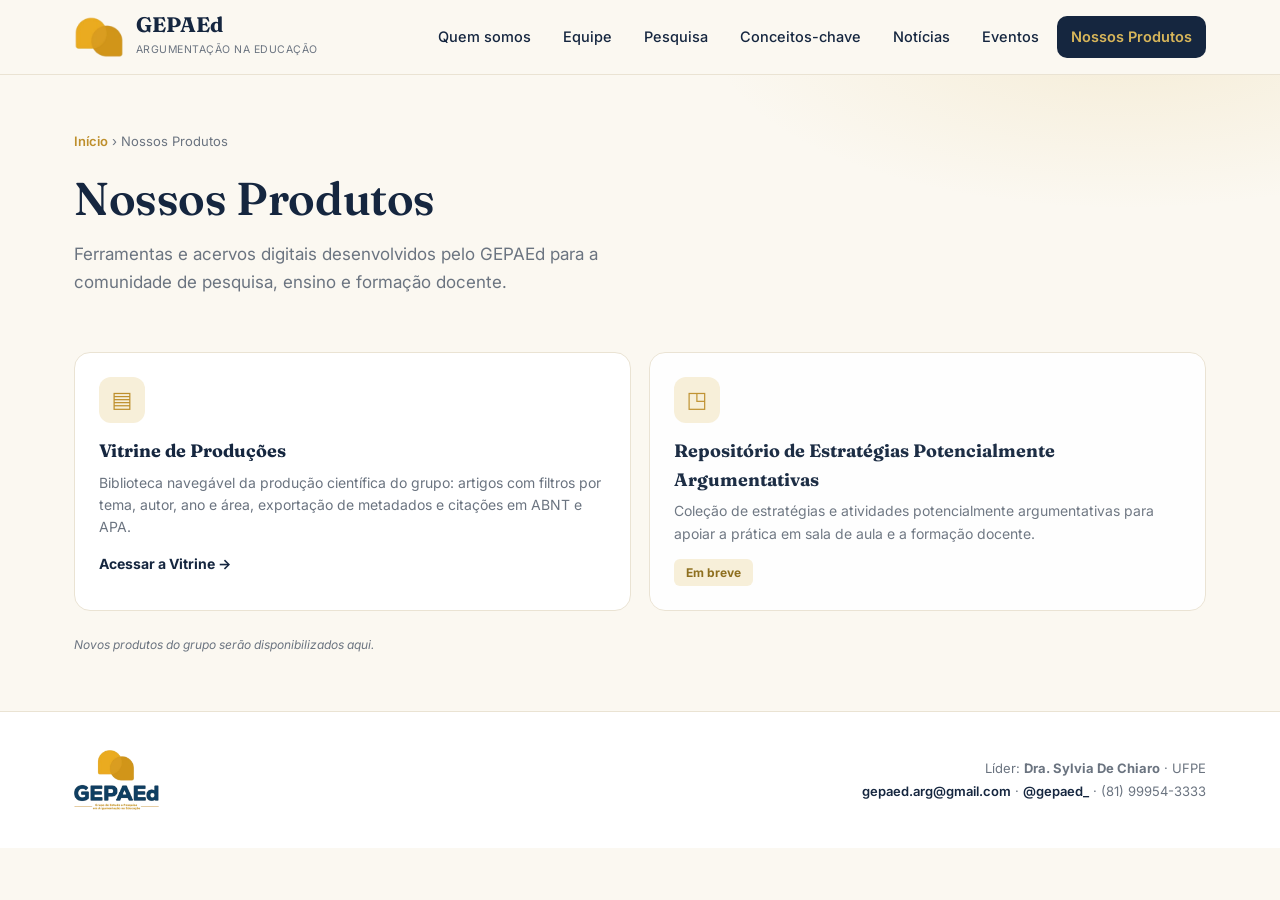
<file: produtos.html>
<!DOCTYPE html>
<html lang="pt-BR">
<head>
<meta charset="utf-8"><meta name="viewport" content="width=device-width, initial-scale=1">
<title>Nossos Produtos · GEPAEd</title>
<meta name="description" content="Produtos do GEPAEd: a Vitrine de Produções e outros acervos e ferramentas do grupo.">
<meta property="og:type" content="website">
<meta property="og:title" content="Nossos Produtos · GEPAEd">
<meta property="og:description" content="Produtos do GEPAEd: a Vitrine de Produções e outros acervos e ferramentas do grupo.">
<meta property="og:image" content="https://gabrielfortes-nees.github.io/gepaed-site/img/og.png">
<meta name="twitter:card" content="summary_large_image">
<link rel="icon" type="image/png" href="img/favicon.png">
<link rel="apple-touch-icon" href="img/apple-touch-icon.png">
<link rel="preconnect" href="https://fonts.googleapis.com"><link rel="preconnect" href="https://fonts.gstatic.com" crossorigin>
<link href="https://fonts.googleapis.com/css2?family=Fraunces:opsz,wght@9..144,500;9..144,600;9..144,700&family=Inter:wght@400;500;600;700&display=swap" rel="stylesheet">
<link rel="stylesheet" href="styles.css">
</head>
<body>
<div id="site-nav"></div>

<section class="phead"><div class="wrap">
  <div class="crumb"><a href="index.html">Início</a> › Nossos Produtos</div>
  <h1>Nossos Produtos</h1>
  <p>Ferramentas e acervos digitais desenvolvidos pelo GEPAEd para a comunidade de pesquisa, ensino e formação docente.</p>
</div></section>

<section class="band"><div class="wrap">
  <div class="grid g2">

    <a class="card link js-vitrine" href="#" target="_blank" rel="noopener">
      <div class="ic">▤</div>
      <h3>Vitrine de Produções</h3>
      <p>Biblioteca navegável da produção científica do grupo: artigos com filtros por tema, autor, ano e área, exportação de metadados e citações em ABNT e APA.</p>
      <span style="display:inline-block;margin-top:14px;color:var(--navy);font-weight:700;font-size:14px">Acessar a Vitrine →</span>
    </a>

    <div class="card" style="opacity:.96">
      <div class="ic">◳</div>
      <h3>Repositório de Estratégias Potencialmente Argumentativas</h3>
      <p>Coleção de estratégias e atividades potencialmente argumentativas para apoiar a prática em sala de aula e a formação docente.</p>
      <span style="display:inline-block;margin-top:14px;background:var(--gold-bg);color:#8a6a17;font-weight:700;font-size:12px;border-radius:6px;padding:4px 12px">Em breve</span>
    </div>

  </div>
  <p class="ph-note" style="text-align:left;margin-top:24px">Novos produtos do grupo serão disponibilizados aqui.</p>
</div></section>

<div id="site-footer"></div>
<script src="common.js"></script>
</body>
</html>
</file>
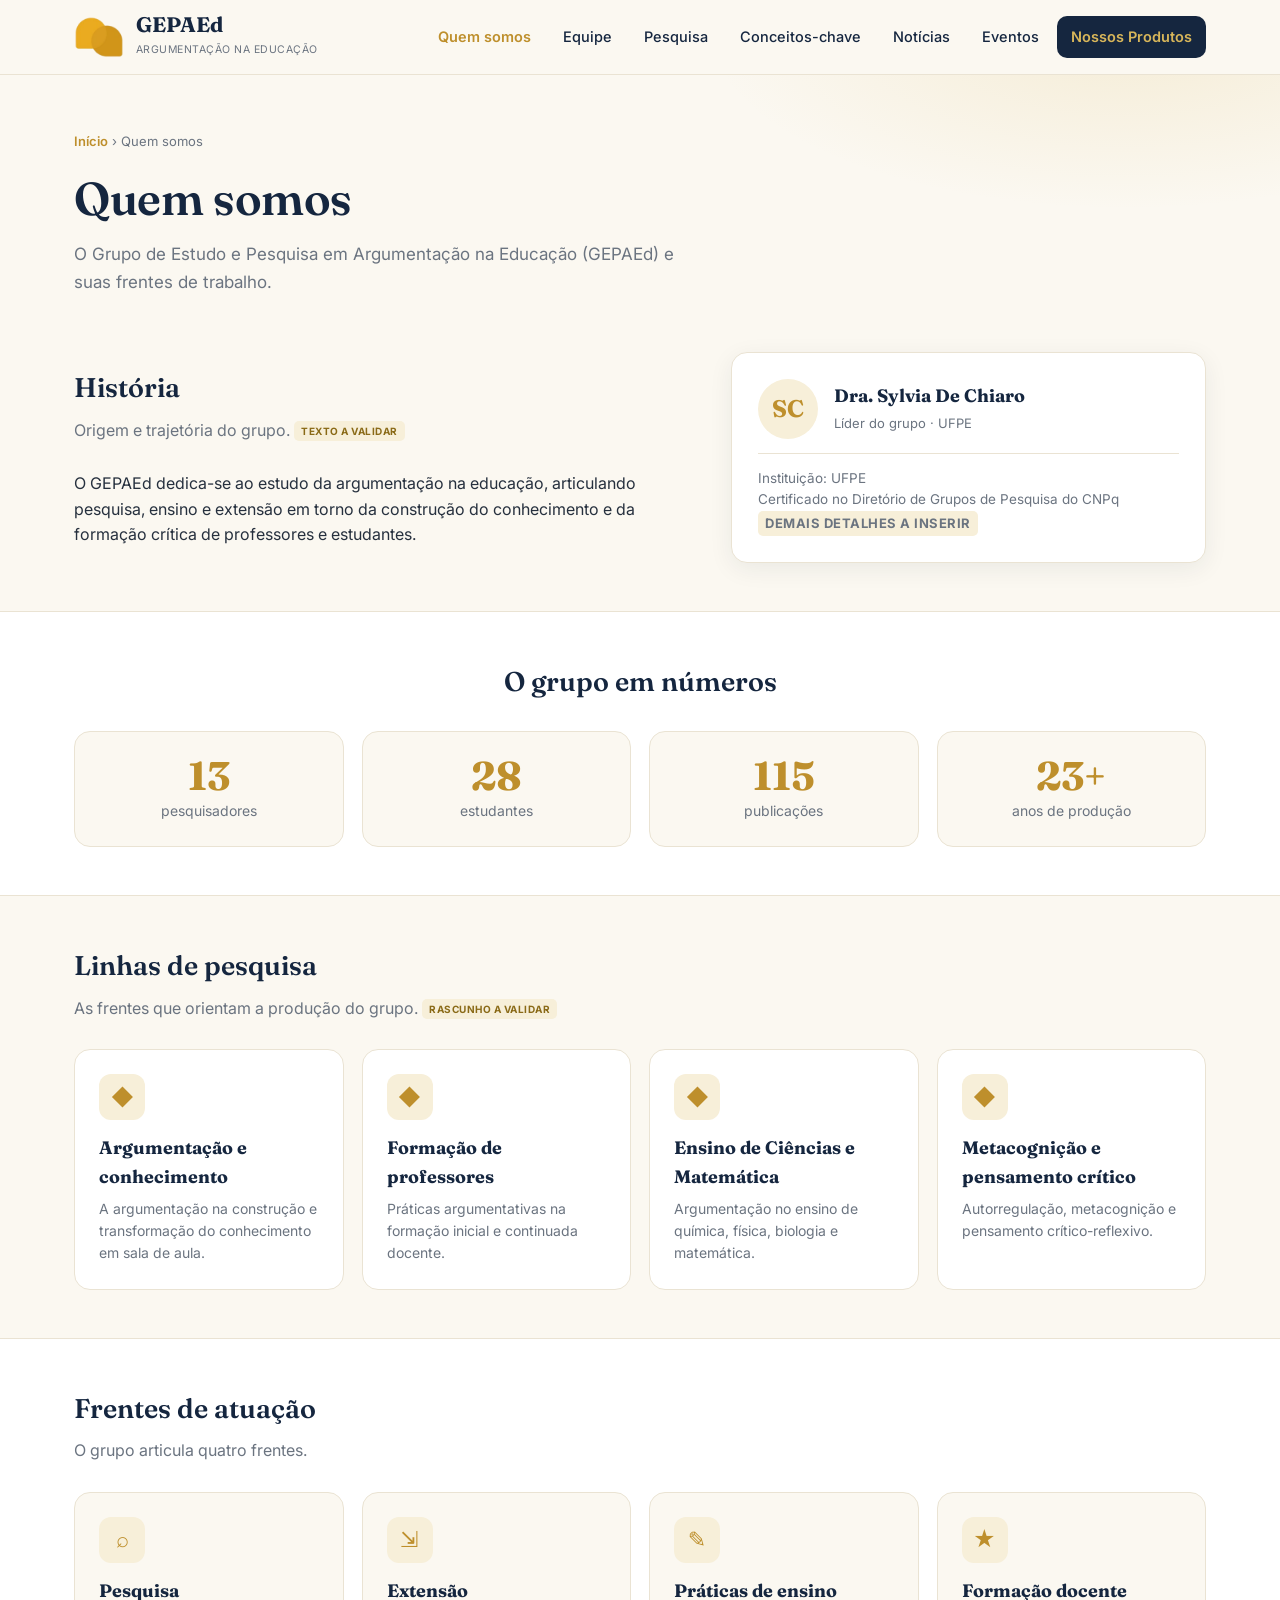
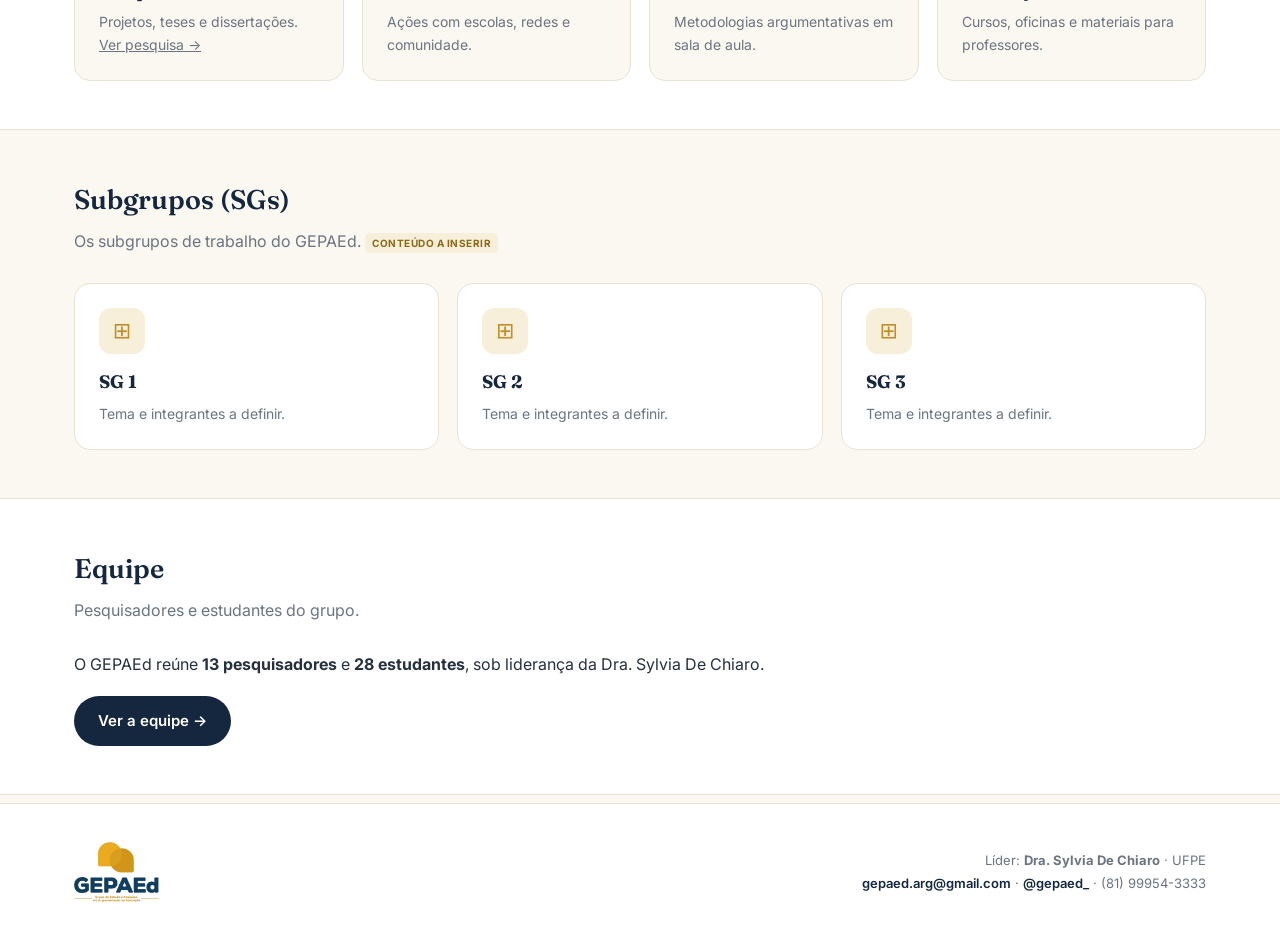
<file: quem-somos.html>
<!DOCTYPE html>
<html lang="pt-BR">
<head>
<meta charset="utf-8"><meta name="viewport" content="width=device-width, initial-scale=1">
<title>Quem somos · GEPAEd</title>
<meta name="description" content="História, linhas de pesquisa, frentes de atuação e subgrupos do GEPAEd — Grupo de Estudo e Pesquisa em Argumentação na Educação.">
<meta property="og:type" content="website">
<meta property="og:title" content="Quem somos · GEPAEd">
<meta property="og:description" content="História, linhas de pesquisa, frentes de atuação e subgrupos do GEPAEd — Grupo de Estudo e Pesquisa em Argumentação na Educação.">
<meta property="og:image" content="https://gabrielfortes-nees.github.io/gepaed-site/img/og.png">
<meta name="twitter:card" content="summary_large_image">
<link rel="icon" type="image/png" href="img/favicon.png">
<link rel="apple-touch-icon" href="img/apple-touch-icon.png">
<link rel="preconnect" href="https://fonts.googleapis.com"><link rel="preconnect" href="https://fonts.gstatic.com" crossorigin>
<link href="https://fonts.googleapis.com/css2?family=Fraunces:opsz,wght@9..144,500;9..144,600;9..144,700&family=Inter:wght@400;500;600;700&display=swap" rel="stylesheet">
<link rel="stylesheet" href="styles.css">
</head>
<body>
<div id="site-nav"></div>

<section class="phead"><div class="wrap">
  <div class="crumb"><a href="index.html">Início</a> › Quem somos</div>
  <h1>Quem somos</h1>
  <p>O Grupo de Estudo e Pesquisa em Argumentação na Educação (GEPAEd) e suas frentes de trabalho.</p>
</div></section>

<section class="band"><div class="wrap">
  <div class="sobre">
    <div>
      <h2>História</h2>
      <p class="sub">Origem e trajetória do grupo. <span class="tag-ph">texto a validar</span></p>
      <p style="color:var(--ink)">O GEPAEd dedica-se ao estudo da argumentação na educação, articulando pesquisa, ensino e extensão em torno da construção do conhecimento e da formação crítica de professores e estudantes.</p>
    </div>
    <div class="lider">
      <div class="who"><div class="av">SC</div><div><h3>Dra. Sylvia De Chiaro</h3><span>Líder do grupo · UFPE</span></div></div>
      <p style="color:var(--muted);font-size:13.5px;margin-top:14px;border-top:1px solid var(--line);padding-top:14px">
        Instituição: UFPE<br>Certificado no Diretório de Grupos de Pesquisa do CNPq<br><span class="tag-ph">demais detalhes a inserir</span></p>
    </div>
  </div>
</div></section>

<section class="band alt"><div class="wrap">
  <h2 class="center">O grupo em números</h2>
  <div class="grid g4" id="stats" style="margin-top:28px"></div>
</div></section>

<section class="band"><div class="wrap">
  <h2>Linhas de pesquisa</h2>
  <p class="sub">As frentes que orientam a produção do grupo. <span class="tag-ph">rascunho a validar</span></p>
  <div class="grid g4">
    <div class="card"><div class="ic">◆</div><h3>Argumentação e conhecimento</h3><p>A argumentação na construção e transformação do conhecimento em sala de aula.</p></div>
    <div class="card"><div class="ic">◆</div><h3>Formação de professores</h3><p>Práticas argumentativas na formação inicial e continuada docente.</p></div>
    <div class="card"><div class="ic">◆</div><h3>Ensino de Ciências e Matemática</h3><p>Argumentação no ensino de química, física, biologia e matemática.</p></div>
    <div class="card"><div class="ic">◆</div><h3>Metacognição e pensamento crítico</h3><p>Autorregulação, metacognição e pensamento crítico-reflexivo.</p></div>
  </div>
</div></section>

<section class="band alt"><div class="wrap">
  <h2>Frentes de atuação</h2>
  <p class="sub">O grupo articula quatro frentes.</p>
  <div class="grid g4">
    <div class="card"><div class="ic">⌕</div><h3>Pesquisa</h3><p>Projetos, teses e dissertações. <a href="pesquisa.html">Ver pesquisa →</a></p></div>
    <div class="card"><div class="ic">⇲</div><h3>Extensão</h3><p>Ações com escolas, redes e comunidade.</p></div>
    <div class="card"><div class="ic">✎</div><h3>Práticas de ensino</h3><p>Metodologias argumentativas em sala de aula.</p></div>
    <div class="card"><div class="ic">★</div><h3>Formação docente</h3><p>Cursos, oficinas e materiais para professores.</p></div>
  </div>
</div></section>

<section class="band"><div class="wrap">
  <h2>Subgrupos (SGs)</h2>
  <p class="sub">Os subgrupos de trabalho do GEPAEd. <span class="tag-ph">conteúdo a inserir</span></p>
  <div class="grid g3">
    <div class="card"><div class="ic">⊞</div><h3>SG 1</h3><p>Tema e integrantes a definir.</p></div>
    <div class="card"><div class="ic">⊞</div><h3>SG 2</h3><p>Tema e integrantes a definir.</p></div>
    <div class="card"><div class="ic">⊞</div><h3>SG 3</h3><p>Tema e integrantes a definir.</p></div>
  </div>
</div></section>

<section class="band alt"><div class="wrap">
  <h2>Equipe</h2>
  <p class="sub">Pesquisadores e estudantes do grupo.</p>
  <p style="color:var(--ink)">O GEPAEd reúne <strong>13 pesquisadores</strong> e <strong>28 estudantes</strong>, sob liderança da Dra. Sylvia De Chiaro.</p>
  <p style="margin-top:18px"><a class="btn p" href="equipe.html">Ver a equipe →</a></p>
</div></section>

<div id="site-footer"></div>
<script src="data.js"></script>
<script src="common.js"></script>
<script>
const M=window.GEPAED_META||{};const anos=(M.ano_max||2026)-(M.ano_min||2003);
document.getElementById('stats').innerHTML=[
 [M.n_pesquisadores||13,'pesquisadores'],['28','estudantes'],[M.n_artigos||115,'publicações'],[anos+'+','anos de produção']
].map(s=>`<div class="card" style="text-align:center"><div style="font-family:Fraunces;font-size:40px;font-weight:700;color:var(--gold);line-height:1">${s[0]}</div><div style="color:var(--muted);font-size:14px;margin-top:4px">${s[1]}</div></div>`).join('');
</script>
</body>
</html>
</file>
<file: styles.css>
/* ===== Identidade GEPAEd — compartilhada por todas as páginas ===== */
:root{--bg:#FBF8F1;--navy:#15263F;--navy2:#22406B;--gold:#BE8F2C;--gold-2:#D8B65A;--gold-soft:#EFE0B6;--gold-bg:#F7EFD9;--ink:#26303E;--muted:#6B7480;--line:#EAE3D3;--card:#FFF;--shadow:0 6px 24px rgba(21,38,63,.07);--shadow-h:0 16px 44px rgba(21,38,63,.14);--r:16px}
*{box-sizing:border-box;margin:0;padding:0}html{scroll-behavior:smooth}
body{background:var(--bg);color:var(--ink);font-family:Inter,system-ui,sans-serif;line-height:1.6}
h1,h2,h3,h4,.serif{font-family:Fraunces,Georgia,serif}
a{color:inherit}
.wrap{max-width:1180px;margin:0 auto;padding:0 24px}
.eyebrow{color:var(--gold);font-weight:600;font-size:12.5px;letter-spacing:2px;text-transform:uppercase}
.tag-ph{display:inline-block;background:var(--gold-bg);color:#8a6a17;font-size:10px;font-weight:700;letter-spacing:.5px;border-radius:5px;padding:2px 7px;vertical-align:middle;text-transform:uppercase}

/* navbar */
.topbar{position:sticky;top:0;z-index:60;background:rgba(251,248,241,.9);backdrop-filter:blur(10px);border-bottom:1px solid var(--line)}
.topbar .wrap{display:flex;align-items:center;justify-content:space-between;height:74px}
.brand{display:flex;align-items:center;gap:12px;text-decoration:none}
.brand img{height:42px}
.brand b{font-family:Fraunces;font-weight:700;color:var(--navy);font-size:21px;display:block;line-height:1}
.brand small{font-size:10.5px;color:var(--muted);letter-spacing:.5px;text-transform:uppercase}
.menu{display:flex;gap:4px;align-items:center}
.menu a{color:var(--navy);text-decoration:none;font-size:14.5px;padding:9px 14px;border-radius:10px;transition:.18s;font-weight:500}
.menu a:hover{background:var(--gold-bg)}
.menu a.active{color:var(--gold);font-weight:600}
.menu a.cta{background:var(--navy);color:var(--gold-2);font-weight:600}.menu a.cta:hover{background:var(--navy2)}
.burger{display:none;background:none;border:0;font-size:26px;color:var(--navy);cursor:pointer;line-height:1;padding:6px}

/* page header (sub-páginas) */
.phead{padding:56px 0 8px;position:relative;overflow:hidden}
.phead::before{content:"";position:absolute;inset:0;background:radial-gradient(700px 300px at 88% -20%,rgba(216,182,90,.18),transparent 60%)}
.phead .wrap{position:relative}
.phead h1{font-size:clamp(30px,4.5vw,46px);color:var(--navy);font-weight:600;margin:10px 0 6px;letter-spacing:-.4px}
.phead p{color:var(--muted);font-size:17px;max-width:620px}
.crumb{font-size:13px;color:var(--muted)}.crumb a{color:var(--gold);text-decoration:none;font-weight:600}

/* bands / sections */
.band{padding:48px 0}.band.alt{background:var(--card);border-block:1px solid var(--line)}
.band h2{font-size:27px;font-weight:600;color:var(--navy)}
.band h2.center{text-align:center}
.band .sub{color:var(--muted);margin:8px 0 28px;max-width:640px}
.band .sub.center{text-align:center;margin-inline:auto}

/* grids + cards */
.grid{display:grid;gap:18px}.g4{grid-template-columns:repeat(4,1fr)}.g3{grid-template-columns:repeat(3,1fr)}.g2{grid-template-columns:repeat(2,1fr)}
.card{background:var(--card);border:1px solid var(--line);border-radius:var(--r);padding:24px;transition:.2s}
.band.alt .card{background:var(--bg)}
.card:hover{transform:translateY(-4px);box-shadow:var(--shadow-h);border-color:var(--gold-2)}
.card .ic{width:46px;height:46px;border-radius:12px;background:var(--gold-bg);color:var(--gold);display:grid;place-items:center;margin-bottom:14px;font-size:22px}
.card h3{color:var(--navy);font-size:18px;margin-bottom:6px}.card p{color:var(--muted);font-size:14px}
.card.link{cursor:pointer;text-decoration:none;display:block}

.btn{display:inline-flex;align-items:center;gap:8px;text-decoration:none;font-weight:600;font-size:15px;padding:13px 24px;border-radius:999px;transition:.2s;cursor:pointer;border:0}
.btn.p{background:var(--navy);color:#fff}.btn.p:hover{background:var(--gold);color:var(--navy)}
.btn.s{background:transparent;color:var(--navy);border:1.5px solid var(--line)}.btn.s:hover{border-color:var(--gold-2);background:var(--card)}
.center{text-align:center}

/* hero com bloco de produtos */
.hero-grid{display:grid;grid-template-columns:1.1fr 1fr;gap:48px;align-items:stretch}
.produtos{border-left:3px solid #B5731E;padding:0 0 0 44px;display:flex;flex-direction:column;justify-content:flex-start}
.prod-title{display:block;color:var(--gold);font-weight:600;font-size:12.5px;letter-spacing:2px;text-transform:uppercase;margin-bottom:16px}
.prodbtn{display:flex;flex-direction:column;gap:3px;border-radius:14px;padding:16px 20px;text-decoration:none;margin-bottom:12px;transition:.2s}
.prodbtn:last-child{margin-bottom:0}
.prodbtn b{font-size:15.5px;font-weight:700;line-height:1.22}
.prodbtn small{font-size:12.5px;font-weight:500;opacity:.9}
.prodbtn.azul{background:var(--navy);color:var(--gold-2)}
.prodbtn.azul:hover{background:var(--navy2);transform:translateY(-2px)}
.prodbtn.ouro{background:var(--gold-2);color:var(--navy)}
.prodbtn.ouro.soon{cursor:default}
@media(max-width:880px){.hero-grid{grid-template-columns:1fr;gap:24px}}

/* carousel */
.car{position:relative;border-radius:22px;overflow:hidden;box-shadow:var(--shadow);background:var(--navy)}
.car .track{display:flex;transition:transform .55s cubic-bezier(.4,0,.2,1)}
.slide{min-width:100%;height:380px;position:relative;display:flex;align-items:flex-end;padding:36px;color:#fff;text-decoration:none}
.slide .ph{position:absolute;inset:0;z-index:0}
.slide .cap{position:relative;z-index:1;max-width:60ch}
.slide .cap small{display:block;color:var(--gold-2);font-weight:700;font-size:12px;letter-spacing:1.5px;text-transform:uppercase;margin-bottom:8px}
.slide .cap b{font-family:Fraunces;font-size:28px;font-weight:600;display:block}
.slide .cap em{font-style:normal;opacity:.85;font-size:14.5px;display:block;margin-top:6px}
.car .nav{position:absolute;top:50%;transform:translateY(-50%);width:48px;height:48px;border-radius:50%;border:0;background:rgba(255,255,255,.92);color:var(--navy);font-size:24px;cursor:pointer;z-index:2;display:grid;place-items:center;transition:.18s}
.car .nav:hover{background:var(--gold-2)}.car .prev{left:18px}.car .next{right:18px}
.car .dots{position:absolute;bottom:20px;right:26px;display:flex;gap:7px;z-index:2}
.car .dot{width:9px;height:9px;border-radius:50%;background:rgba(255,255,255,.45);border:0;cursor:pointer;transition:.2s}
.car .dot.on{background:var(--gold-2);width:24px;border-radius:5px}
.ph-note{text-align:center;font-size:12px;color:var(--muted);margin-top:10px;font-style:italic}

/* sobre / contato (home) */
.sobre{display:grid;grid-template-columns:1.3fr 1fr;gap:40px;align-items:center}
.sobre .lider{background:var(--card);border:1px solid var(--line);border-radius:var(--r);padding:26px;box-shadow:var(--shadow)}
.sobre .lider .who{display:flex;align-items:center;gap:16px}
.sobre .lider .av{width:60px;height:60px;border-radius:50%;background:var(--gold-bg);color:var(--gold);display:grid;place-items:center;font-family:Fraunces;font-weight:700;font-size:24px}
.sobre .lider h3{color:var(--navy);font-size:18px}.sobre .lider span{color:var(--muted);font-size:13px}
.contato{display:grid;grid-template-columns:repeat(auto-fit,minmax(195px,1fr));gap:16px}
.cbox{background:var(--card);border:1px solid var(--line);border-radius:14px;padding:20px;text-align:center;text-decoration:none;display:block;transition:.2s}
.cbox:hover{border-color:var(--gold-2);transform:translateY(-3px);box-shadow:var(--shadow-h)}
.cbox .ic{font-size:22px;margin-bottom:8px}.cbox b{display:block;color:var(--navy);font-size:14px}.cbox span{color:var(--muted);font-size:13px;word-break:break-word}

/* pub mini */
.pub{background:var(--card);border:1px solid var(--line);border-radius:14px;padding:18px;text-decoration:none;display:flex;flex-direction:column;transition:.2s}
.pub:hover{box-shadow:var(--shadow-h);border-color:var(--gold-soft);transform:translateY(-3px)}
.pub .top{display:flex;justify-content:space-between;font-size:12px;color:var(--muted);margin-bottom:8px}
.pub .q{font-weight:700;color:var(--navy)}
.pub h4{font-family:Inter;font-size:14.5px;color:var(--navy);font-weight:600;line-height:1.35;margin-bottom:8px}
.pub .au{font-size:12.5px;color:var(--muted);margin-top:auto}

.kchips{display:flex;flex-wrap:wrap;gap:12px}
.kchip{background:var(--card);border:1px solid var(--line);border-radius:14px;padding:16px 20px;color:var(--navy);font-weight:600;transition:.2s;cursor:default}
.kchip:hover{border-color:var(--gold-2);box-shadow:var(--shadow)}
.kchip small{display:block;color:var(--muted);font-weight:400;font-size:12.5px;margin-top:4px;max-width:30ch}

/* membros */
.members{display:grid;grid-template-columns:repeat(auto-fill,minmax(280px,1fr));gap:18px}
.member{background:var(--card);border:1px solid var(--line);border-radius:var(--r);padding:22px;box-shadow:var(--shadow);transition:.2s;display:flex;flex-direction:column}
.band.alt .member{background:var(--bg)}
.member:hover{box-shadow:var(--shadow-h);border-color:var(--gold-2);transform:translateY(-3px)}
.member .who{display:flex;align-items:center;gap:14px;margin-bottom:14px}
.member .av{width:54px;height:54px;border-radius:50%;background:var(--gold-bg);color:var(--gold);display:grid;place-items:center;font-family:Fraunces;font-weight:700;font-size:19px;flex:none}
.member h3{color:var(--navy);font-size:16px;line-height:1.25}
.member .role{font-size:12.5px;color:var(--muted);margin-top:2px}
.member .badge{display:inline-block;background:var(--navy);color:var(--gold-2);font-size:9.5px;font-weight:700;letter-spacing:.5px;text-transform:uppercase;border-radius:5px;padding:2px 7px;margin-left:6px;vertical-align:middle}
.member .lat{margin-top:auto;align-self:flex-start;font-size:13px;font-weight:600;color:var(--navy);text-decoration:none;border:1px solid var(--line);border-radius:9px;padding:8px 14px;transition:.18s}
.member .lat:hover{border-color:var(--gold-2);background:var(--gold-bg)}
.member .nolat{margin-top:auto;font-size:12.5px;color:var(--muted)}

/* notícias */
.newsgrid{display:grid;grid-template-columns:repeat(auto-fill,minmax(320px,1fr));gap:22px}
.newscard{background:var(--card);border:1px solid var(--line);border-radius:var(--r);overflow:hidden;box-shadow:var(--shadow);transition:.2s;display:flex;flex-direction:column;text-decoration:none;color:inherit}
.band.alt .newscard{background:var(--bg)}
.newscard:hover{box-shadow:var(--shadow-h);border-color:var(--gold-2);transform:translateY(-3px)}
.newscard .img{height:210px;background-size:cover;background-position:center;background-color:var(--navy)}
.newscard .body{padding:22px;display:flex;flex-direction:column;flex:1}
.newscard .date{font-size:12px;color:var(--gold);font-weight:700;letter-spacing:.5px;text-transform:uppercase;margin-bottom:8px}
.newscard h3{color:var(--navy);font-size:18px;line-height:1.3;margin-bottom:10px}
.newscard p{color:var(--ink);font-size:14px;margin-bottom:14px}
.newscard .links{margin-top:auto;display:flex;gap:10px;flex-wrap:wrap}
.newscard .links a{font-size:13px;font-weight:600;color:var(--navy);text-decoration:none;border:1px solid var(--line);border-radius:9px;padding:7px 13px;transition:.18s}
.newscard .links a:hover{border-color:var(--gold-2);background:var(--gold-bg)}

/* selo de categoria + página de notícia */
.catbadge{display:inline-block;background:var(--navy);color:var(--gold-2);font-size:11px;font-weight:700;letter-spacing:.5px;text-transform:uppercase;border-radius:6px;padding:3px 10px}
.newscard .body .catbadge{margin-bottom:10px;align-self:flex-start}
.nhero{position:relative;min-height:340px;display:flex;align-items:flex-end;background-size:cover;background-position:center;background-color:var(--navy);color:#fff}
.nhero::after{content:"";position:absolute;inset:0;background:linear-gradient(to top,rgba(21,38,63,.92),rgba(21,38,63,.3))}
.nhero .inner{position:relative;z-index:1;padding:40px 24px;max-width:1180px;margin:0 auto;width:100%}
.nhero .catbadge{background:var(--gold-2);color:var(--navy)}
.nhero h1{font-size:clamp(28px,4.5vw,44px);font-weight:600;margin:14px 0 6px;max-width:22ch}
.nhero .meta{opacity:.92;font-size:14px}
.nbody{max-width:760px;margin:0 auto;padding:40px 24px 10px}
.ncapa{width:100%;height:auto;border-radius:16px;margin:0 0 26px;display:block;box-shadow:var(--shadow)}
.ncapa.crop{height:440px;background-size:cover;background-color:var(--navy)}
.nbody p{font-size:17px;color:var(--ink);margin-bottom:18px;line-height:1.75}
.nbody .linksrow{display:flex;gap:12px;flex-wrap:wrap;margin:24px 0}
.nbody .ig{max-width:540px;margin:18px auto}
.backlink{display:inline-block;color:var(--gold);font-weight:600;text-decoration:none;font-size:14px}

/* footer */
footer{border-top:1px solid var(--line);padding:38px 0;margin-top:8px;background:var(--card)}
footer .wrap{display:flex;justify-content:space-between;align-items:center;flex-wrap:wrap;gap:18px}
footer img{height:60px}
footer .fr{color:var(--muted);font-size:13px;text-align:right;line-height:1.7}
footer .fr a{color:var(--navy);text-decoration:none;font-weight:600}

@media(max-width:880px){
  .burger{display:grid;place-items:center}
  .menu{position:fixed;top:74px;left:0;right:0;flex-direction:column;align-items:stretch;background:var(--bg);border-bottom:1px solid var(--line);padding:10px 16px 18px;gap:2px;display:none;box-shadow:var(--shadow);z-index:59}
  .menu.open{display:flex}
  .menu a{padding:13px 14px;border-radius:10px;font-size:16px}
  .menu a.cta{text-align:center;margin-top:8px}
  .g4,.g3{grid-template-columns:repeat(2,1fr)}.g2,.sobre{grid-template-columns:1fr}
  .contato{grid-template-columns:repeat(2,1fr)}.slide{height:300px}
  .phead h1{font-size:30px}
  footer .wrap{flex-direction:column;align-items:flex-start}footer .fr{text-align:left}
}
@media(max-width:520px){
  .g4,.g3,.contato{grid-template-columns:1fr}
  .slide{height:260px;padding:24px}.slide .cap b{font-size:21px}
}
</file>
